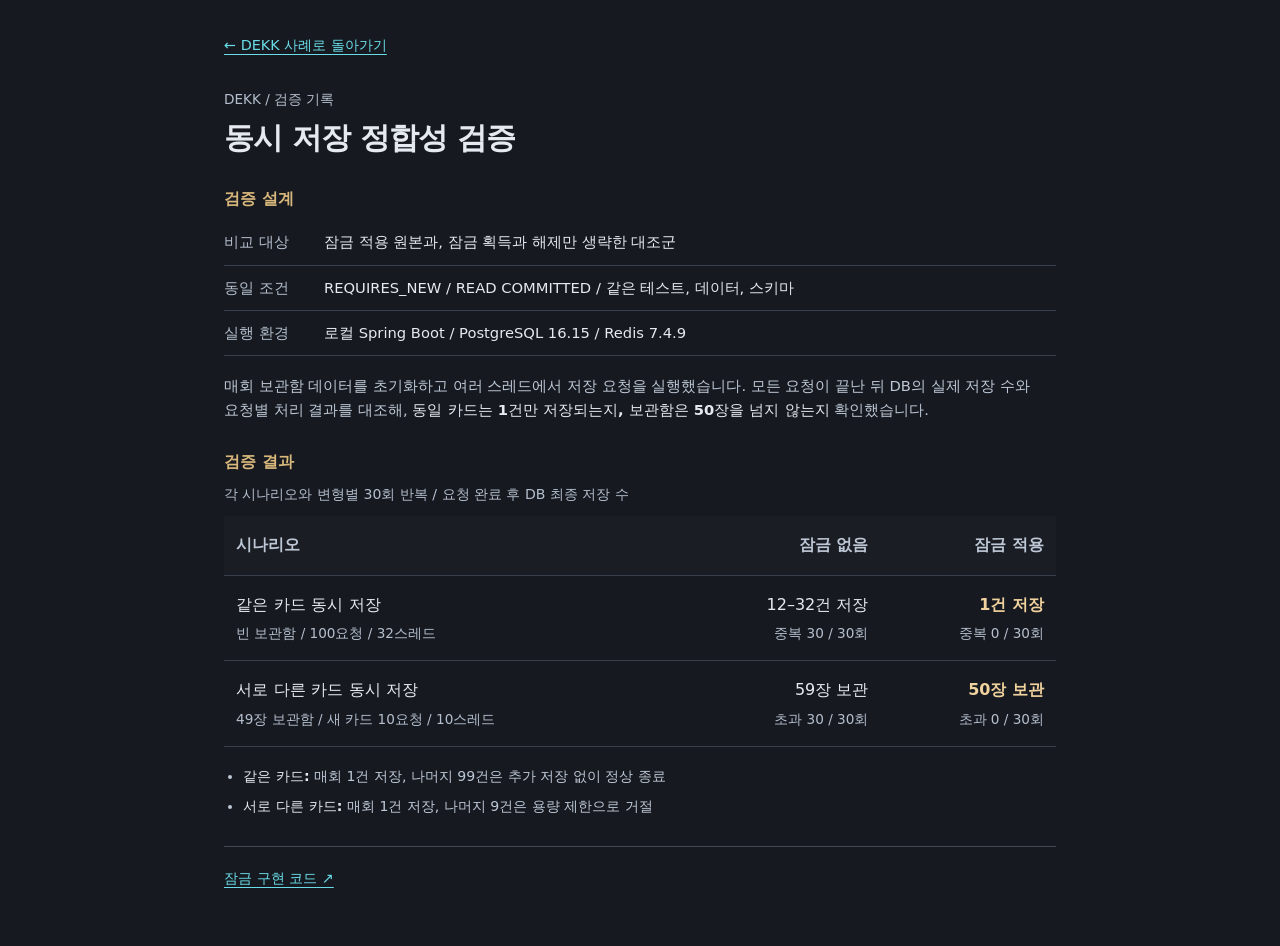
<file: evidence/performance/dekk-concurrent-save.html>
<!doctype html>
<html lang="ko"><head><meta charset="utf-8"><meta name="viewport" content="width=device-width,initial-scale=1"><meta name="robots" content="noindex">
<title>DEKK 동시 저장 정합성 검증 | 조성률</title><style>
:root{color-scheme:dark;font-family:system-ui,-apple-system,sans-serif;background:#16191f;color:#e5eaf1}
*{box-sizing:border-box}
body{max-width:880px;margin:auto;padding:32px 24px 56px;line-height:1.65;word-break:keep-all;overflow-wrap:anywhere}
a{color:#69dce8;text-underline-offset:4px}a:focus-visible{outline:2px solid #d8b77c;outline-offset:5px}
header>a{font-size:.9rem}.eyebrow{color:#b4becd;font-size:.85rem;margin:30px 0 6px}
h1{margin:0 0 28px;font-size:1.9rem;line-height:1.35;letter-spacing:-.03em}
.table-wrap{overflow-x:auto}
table{border-collapse:collapse;width:100%;font-variant-numeric:tabular-nums;font-size:1rem}
caption{color:#b4becd;font-size:.88rem;text-align:left;margin-bottom:10px}
th,td{padding:16px 12px;border-bottom:1px solid #363f4a;text-align:right;vertical-align:middle}
th:first-child{text-align:left}thead th{background:#ffffff04;color:#bdc7d5;font-weight:600}
thead th:not(:first-child),tbody td{white-space:nowrap}
tbody th{font-weight:550}tbody td:last-child{color:#f0d29e;font-weight:650}
small{display:block;font-weight:400;color:#b4becd;font-size:.85rem;margin-top:4px}
h2{margin:26px 0 8px;font-size:1rem;color:#d8b77c}
.condition{margin:0;color:#bdc7d5;font-size:.92rem}
footer{display:flex;flex-wrap:wrap;gap:14px 24px;margin-top:28px;padding-top:20px;border-top:1px solid #424852;font-size:.9rem}
@media(max-width:560px){body{padding:22px 18px 40px}h1{font-size:1.55rem;margin-bottom:24px}.eyebrow{margin-top:26px}th,td{padding:13px 7px;font-size:.9rem}small{font-size:.8rem}.condition{font-size:.88rem}footer{gap:14px 20px}}

.study-setup{margin:0;font-size:.92rem}
.study-setup>div{display:grid;grid-template-columns:88px 1fr;gap:12px;padding:10px 0;border-bottom:1px solid #363f4a}
.study-setup dt{color:#b4becd}.study-setup dd{margin:0}
.method{font-size:.92rem;color:#bdc7d5;margin:18px 0 0}.method strong{color:#e5eaf1;font-weight:550}
.observations{padding-left:19px;margin:18px 0 0;font-size:.88rem;color:#bdc7d5}
.observations li+li{margin-top:6px}.observations strong{font-weight:550;color:#e5eaf1}
@media(max-width:560px){.study-setup>div{grid-template-columns:70px 1fr;gap:8px}.study-setup,.method{font-size:.88rem}tbody th{width:45%}tbody td small{font-size:.76rem}}
</style></head><body>
<header><a href="../../index.html#dekk-concurrent-save">← DEKK 사례로 돌아가기</a><p class="eyebrow">DEKK / 검증 기록</p><h1>동시 저장 정합성 검증</h1></header>
<main><section aria-labelledby="design-heading"><h2 id="design-heading">검증 설계</h2>
<dl class="study-setup">
<div><dt>비교 대상</dt><dd>잠금 적용 원본과, 잠금 획득과 해제만 생략한 대조군</dd></div>
<div><dt>동일 조건</dt><dd>REQUIRES_NEW / READ COMMITTED / 같은 테스트, 데이터, 스키마</dd></div>
<div><dt>실행 환경</dt><dd>로컬 Spring Boot / PostgreSQL 16.15 / Redis 7.4.9</dd></div>
</dl>
<p class="method">매회 보관함 데이터를 초기화하고 여러 스레드에서 저장 요청을 실행했습니다. 모든 요청이 끝난 뒤 DB의 실제 저장 수와 요청별 처리 결과를 대조해, <strong>동일 카드는 1건만 저장되는지, 보관함은 50장을 넘지 않는지</strong> 확인했습니다.</p>
</section><section aria-labelledby="result-heading"><h2 id="result-heading">검증 결과</h2><div class="table-wrap"><table><caption>각 시나리오와 변형별 30회 반복 / 요청 완료 후 DB 최종 저장 수</caption><thead><tr><th scope="col">시나리오</th><th scope="col">잠금 없음</th><th scope="col">잠금 적용</th></tr></thead><tbody><tr><th scope="row">같은 카드 동시 저장<small>빈 보관함 / 100요청 / 32스레드</small></th><td>12–32건 저장<small>중복 30 / 30회</small></td><td>1건 저장<small>중복 0 / 30회</small></td></tr><tr><th scope="row">서로 다른 카드 동시 저장<small>49장 보관함 / 새 카드 10요청 / 10스레드</small></th><td>59장 보관<small>초과 30 / 30회</small></td><td>50장 보관<small>초과 0 / 30회</small></td></tr></tbody></table></div>
<ul class="observations" aria-label="잠금 적용 시 요청 처리 확인">
<li><strong>같은 카드:</strong> 매회 1건 저장, 나머지 99건은 추가 저장 없이 정상 종료</li>
<li><strong>서로 다른 카드:</strong> 매회 1건 저장, 나머지 9건은 용량 제한으로 거절</li>
</ul></section></main>
<footer><a href="https://github.com/potenup-dekk/DEKK-BE/blob/f20c246c353acd82a60c1619998a6a2738d22e38/src/main/java/com/dekk/global/lock/DistributedLockAop.java" target="_blank" rel="noopener noreferrer">잠금 구현 코드 ↗</a></footer></body></html>
</file>
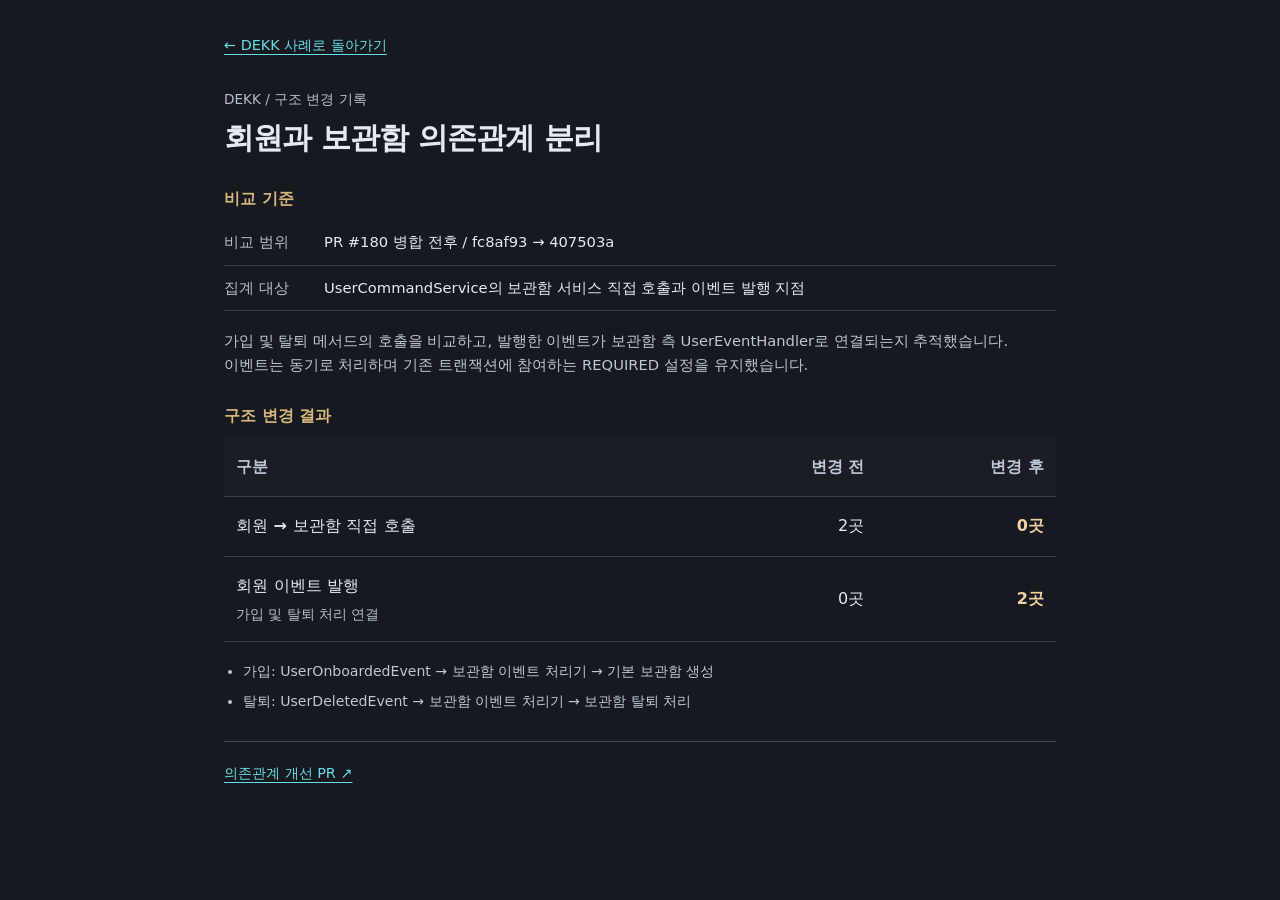
<file: evidence/performance/dekk-member-deck-separation.html>
<!doctype html>
<html lang="ko"><head><meta charset="utf-8"><meta name="viewport" content="width=device-width,initial-scale=1"><meta name="robots" content="noindex">
<title>DEKK 회원과 보관함 의존관계 분리 | 조성률</title><style>
:root{color-scheme:dark;font-family:system-ui,-apple-system,sans-serif;background:#16191f;color:#e5eaf1}
*{box-sizing:border-box}
body{max-width:880px;margin:auto;padding:32px 24px 56px;line-height:1.65;word-break:keep-all;overflow-wrap:anywhere}
a{color:#69dce8;text-underline-offset:4px}a:focus-visible{outline:2px solid #d8b77c;outline-offset:5px}
header>a{font-size:.9rem}.eyebrow{color:#b4becd;font-size:.85rem;margin:30px 0 6px}
h1{margin:0 0 28px;font-size:1.9rem;line-height:1.35;letter-spacing:-.03em}
.table-wrap{overflow-x:auto}
table{border-collapse:collapse;width:100%;font-variant-numeric:tabular-nums;font-size:1rem}
caption{color:#b4becd;font-size:.88rem;text-align:left;margin-bottom:10px}
th,td{padding:16px 12px;border-bottom:1px solid #363f4a;text-align:right;vertical-align:middle}
th:first-child{text-align:left}thead th{background:#ffffff04;color:#bdc7d5;font-weight:600}
thead th:not(:first-child),tbody td{white-space:nowrap}
tbody th{font-weight:550}tbody td:last-child{color:#f0d29e;font-weight:650}
small{display:block;font-weight:400;color:#b4becd;font-size:.85rem;margin-top:4px}
h2{margin:26px 0 8px;font-size:1rem;color:#d8b77c}
.condition{margin:0;color:#bdc7d5;font-size:.92rem}
footer{display:flex;flex-wrap:wrap;gap:14px 24px;margin-top:28px;padding-top:20px;border-top:1px solid #424852;font-size:.9rem}
@media(max-width:560px){body{padding:22px 18px 40px}h1{font-size:1.55rem;margin-bottom:24px}.eyebrow{margin-top:26px}th,td{padding:13px 7px;font-size:.9rem}small{font-size:.8rem}.condition{font-size:.88rem}footer{gap:14px 20px}}

.study-setup{margin:0;font-size:.92rem}
.study-setup>div{display:grid;grid-template-columns:88px 1fr;gap:12px;padding:10px 0;border-bottom:1px solid #363f4a}
.study-setup dt{color:#b4becd}.study-setup dd{margin:0}
.method{font-size:.92rem;color:#bdc7d5;margin:18px 0 0}.method strong{color:#e5eaf1;font-weight:550}
.observations{padding-left:19px;margin:18px 0 0;font-size:.88rem;color:#bdc7d5}
.observations li+li{margin-top:6px}.observations strong{font-weight:550;color:#e5eaf1}
@media(max-width:560px){.study-setup>div{grid-template-columns:70px 1fr;gap:8px}.study-setup,.method{font-size:.88rem}tbody th{width:45%}tbody td small{font-size:.76rem}}
</style></head><body>
<header><a href="../../index.html#dekk-member-deck-separation">← DEKK 사례로 돌아가기</a><p class="eyebrow">DEKK / 구조 변경 기록</p><h1>회원과 보관함 의존관계 분리</h1></header>
<main><section aria-labelledby="design-heading"><h2 id="design-heading">비교 기준</h2><dl class="study-setup"><div><dt>비교 범위</dt><dd>PR #180 병합 전후 / fc8af93 → 407503a</dd></div><div><dt>집계 대상</dt><dd>UserCommandService의 보관함 서비스 직접 호출과 이벤트 발행 지점</dd></div></dl><p class="method">가입 및 탈퇴 메서드의 호출을 비교하고, 발행한 이벤트가 보관함 측 UserEventHandler로 연결되는지 추적했습니다. 이벤트는 동기로 처리하며 기존 트랜잭션에 참여하는 REQUIRED 설정을 유지했습니다.</p></section><section aria-labelledby="result-heading"><h2 id="result-heading">구조 변경 결과</h2><div class="table-wrap"><table><thead><tr><th scope="col">구분</th><th scope="col">변경 전</th><th scope="col">변경 후</th></tr></thead><tbody><tr><th scope="row">회원 → 보관함 직접 호출</th><td>2곳</td><td>0곳</td></tr><tr><th scope="row">회원 이벤트 발행<small>가입 및 탈퇴 처리 연결</small></th><td>0곳</td><td>2곳</td></tr></tbody></table></div><ul class="observations"><li>가입: UserOnboardedEvent → 보관함 이벤트 처리기 → 기본 보관함 생성</li><li>탈퇴: UserDeletedEvent → 보관함 이벤트 처리기 → 보관함 탈퇴 처리</li></ul></section></main>
<footer><a href="https://github.com/potenup-dekk/DEKK-BE/pull/180" target="_blank" rel="noopener noreferrer">의존관계 개선 PR ↗</a></footer></body></html>
</file>
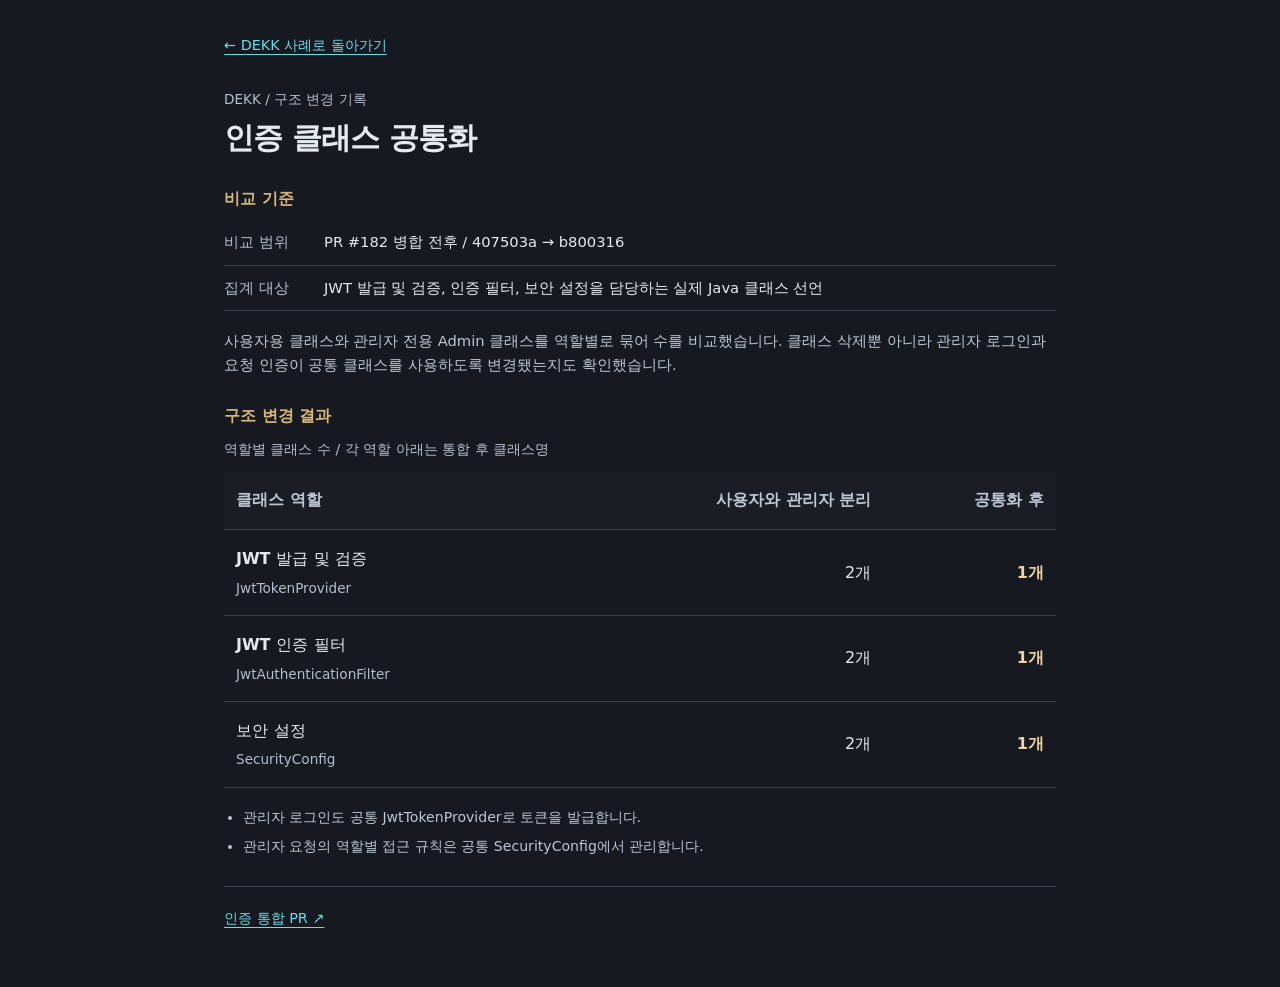
<file: evidence/performance/dekk-member-improvement.html>
<!doctype html>
<html lang="ko"><head><meta charset="utf-8"><meta name="viewport" content="width=device-width,initial-scale=1"><meta name="robots" content="noindex">
<title>DEKK 인증 클래스 공통화 | 조성률</title><style>
:root{color-scheme:dark;font-family:system-ui,-apple-system,sans-serif;background:#16191f;color:#e5eaf1}
*{box-sizing:border-box}
body{max-width:880px;margin:auto;padding:32px 24px 56px;line-height:1.65;word-break:keep-all;overflow-wrap:anywhere}
a{color:#69dce8;text-underline-offset:4px}a:focus-visible{outline:2px solid #d8b77c;outline-offset:5px}
header>a{font-size:.9rem}.eyebrow{color:#b4becd;font-size:.85rem;margin:30px 0 6px}
h1{margin:0 0 28px;font-size:1.9rem;line-height:1.35;letter-spacing:-.03em}
.table-wrap{overflow-x:auto}
table{border-collapse:collapse;width:100%;font-variant-numeric:tabular-nums;font-size:1rem}
caption{color:#b4becd;font-size:.88rem;text-align:left;margin-bottom:10px}
th,td{padding:16px 12px;border-bottom:1px solid #363f4a;text-align:right;vertical-align:middle}
th:first-child{text-align:left}thead th{background:#ffffff04;color:#bdc7d5;font-weight:600}
thead th:not(:first-child),tbody td{white-space:nowrap}
tbody th{font-weight:550}tbody td:last-child{color:#f0d29e;font-weight:650}
small{display:block;font-weight:400;color:#b4becd;font-size:.85rem;margin-top:4px}
h2{margin:26px 0 8px;font-size:1rem;color:#d8b77c}
.condition{margin:0;color:#bdc7d5;font-size:.92rem}
footer{display:flex;flex-wrap:wrap;gap:14px 24px;margin-top:28px;padding-top:20px;border-top:1px solid #424852;font-size:.9rem}
@media(max-width:560px){body{padding:22px 18px 40px}h1{font-size:1.55rem;margin-bottom:24px}.eyebrow{margin-top:26px}th,td{padding:13px 7px;font-size:.9rem}small{font-size:.8rem}.condition{font-size:.88rem}footer{gap:14px 20px}}

.study-setup{margin:0;font-size:.92rem}
.study-setup>div{display:grid;grid-template-columns:88px 1fr;gap:12px;padding:10px 0;border-bottom:1px solid #363f4a}
.study-setup dt{color:#b4becd}.study-setup dd{margin:0}
.method{font-size:.92rem;color:#bdc7d5;margin:18px 0 0}.method strong{color:#e5eaf1;font-weight:550}
.observations{padding-left:19px;margin:18px 0 0;font-size:.88rem;color:#bdc7d5}
.observations li+li{margin-top:6px}.observations strong{font-weight:550;color:#e5eaf1}
@media(max-width:560px){.study-setup>div{grid-template-columns:70px 1fr;gap:8px}.study-setup,.method{font-size:.88rem}tbody th{width:45%}tbody td small{font-size:.76rem}}

thead th:not(:first-child){white-space:normal}
</style></head><body>
<header><a href="../../index.html#dekk-member-improvement">← DEKK 사례로 돌아가기</a><p class="eyebrow">DEKK / 구조 변경 기록</p><h1>인증 클래스 공통화</h1></header>
<main><section aria-labelledby="design-heading"><h2 id="design-heading">비교 기준</h2><dl class="study-setup"><div><dt>비교 범위</dt><dd>PR #182 병합 전후 / 407503a → b800316</dd></div><div><dt>집계 대상</dt><dd>JWT 발급 및 검증, 인증 필터, 보안 설정을 담당하는 실제 Java 클래스 선언</dd></div></dl><p class="method">사용자용 클래스와 관리자 전용 Admin 클래스를 역할별로 묶어 수를 비교했습니다. 클래스 삭제뿐 아니라 관리자 로그인과 요청 인증이 공통 클래스를 사용하도록 변경됐는지도 확인했습니다.</p></section><section aria-labelledby="result-heading"><h2 id="result-heading">구조 변경 결과</h2><div class="table-wrap"><table><caption>역할별 클래스 수 / 각 역할 아래는 통합 후 클래스명</caption><thead><tr><th scope="col">클래스 역할</th><th scope="col">사용자와 관리자 분리</th><th scope="col">공통화 후</th></tr></thead><tbody><tr><th scope="row">JWT 발급 및 검증<small>JwtTokenProvider</small></th><td>2개</td><td>1개</td></tr><tr><th scope="row">JWT 인증 필터<small>JwtAuthenticationFilter</small></th><td>2개</td><td>1개</td></tr><tr><th scope="row">보안 설정<small>SecurityConfig</small></th><td>2개</td><td>1개</td></tr></tbody></table></div><ul class="observations"><li>관리자 로그인도 공통 JwtTokenProvider로 토큰을 발급합니다.</li><li>관리자 요청의 역할별 접근 규칙은 공통 SecurityConfig에서 관리합니다.</li></ul></section></main>
<footer><a href="https://github.com/potenup-dekk/DEKK-BE/pull/182" target="_blank" rel="noopener noreferrer">인증 통합 PR ↗</a></footer></body></html>
</file>
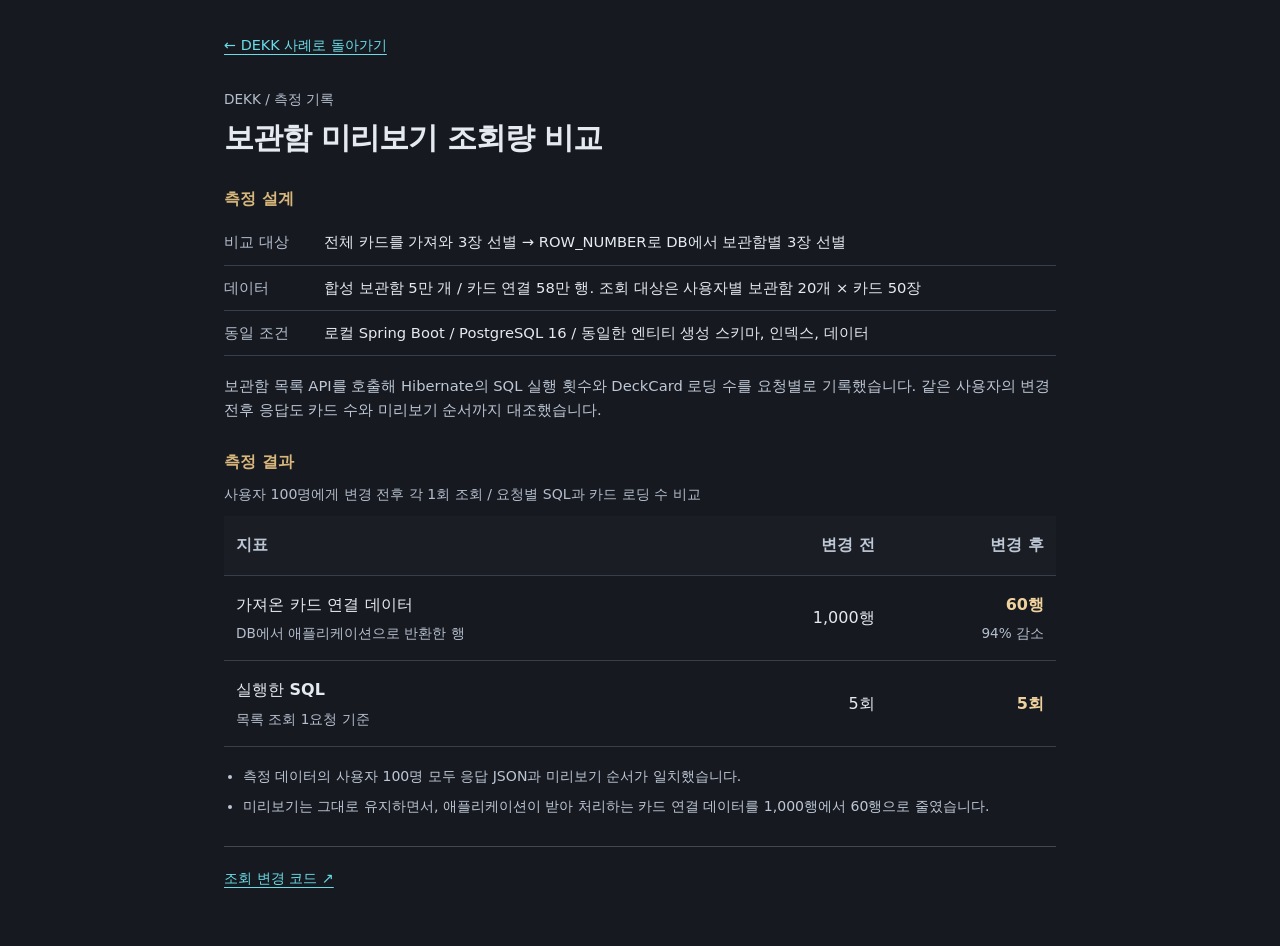
<file: evidence/performance/dekk-query-improvement.html>
<!doctype html>
<html lang="ko"><head><meta charset="utf-8"><meta name="viewport" content="width=device-width,initial-scale=1"><meta name="robots" content="noindex">
<title>DEKK 보관함 미리보기 조회량 비교 | 조성률</title><style>
:root{color-scheme:dark;font-family:system-ui,-apple-system,sans-serif;background:#16191f;color:#e5eaf1}
*{box-sizing:border-box}
body{max-width:880px;margin:auto;padding:32px 24px 56px;line-height:1.65;word-break:keep-all;overflow-wrap:anywhere}
a{color:#69dce8;text-underline-offset:4px}a:focus-visible{outline:2px solid #d8b77c;outline-offset:5px}
header>a{font-size:.9rem}.eyebrow{color:#b4becd;font-size:.85rem;margin:30px 0 6px}
h1{margin:0 0 28px;font-size:1.9rem;line-height:1.35;letter-spacing:-.03em}
.table-wrap{overflow-x:auto}
table{border-collapse:collapse;width:100%;font-variant-numeric:tabular-nums;font-size:1rem}
caption{color:#b4becd;font-size:.88rem;text-align:left;margin-bottom:10px}
th,td{padding:16px 12px;border-bottom:1px solid #363f4a;text-align:right;vertical-align:middle}
th:first-child{text-align:left}thead th{background:#ffffff04;color:#bdc7d5;font-weight:600}
thead th:not(:first-child),tbody td{white-space:nowrap}
tbody th{font-weight:550}tbody td:last-child{color:#f0d29e;font-weight:650}
small{display:block;font-weight:400;color:#b4becd;font-size:.85rem;margin-top:4px}
h2{margin:26px 0 8px;font-size:1rem;color:#d8b77c}
.condition{margin:0;color:#bdc7d5;font-size:.92rem}
footer{display:flex;flex-wrap:wrap;gap:14px 24px;margin-top:28px;padding-top:20px;border-top:1px solid #424852;font-size:.9rem}
@media(max-width:560px){body{padding:22px 18px 40px}h1{font-size:1.55rem;margin-bottom:24px}.eyebrow{margin-top:26px}th,td{padding:13px 7px;font-size:.9rem}small{font-size:.8rem}.condition{font-size:.88rem}footer{gap:14px 20px}}

.study-setup{margin:0;font-size:.92rem}
.study-setup>div{display:grid;grid-template-columns:88px 1fr;gap:12px;padding:10px 0;border-bottom:1px solid #363f4a}
.study-setup dt{color:#b4becd}.study-setup dd{margin:0}
.method{font-size:.92rem;color:#bdc7d5;margin:18px 0 0}.method strong{color:#e5eaf1;font-weight:550}
.observations{padding-left:19px;margin:18px 0 0;font-size:.88rem;color:#bdc7d5}
.observations li+li{margin-top:6px}.observations strong{font-weight:550;color:#e5eaf1}
@media(max-width:560px){.study-setup>div{grid-template-columns:70px 1fr;gap:8px}.study-setup,.method{font-size:.88rem}tbody th{width:45%}tbody td small{font-size:.76rem}}
</style></head><body>
<header><a href="../../index.html#dekk-query-improvement">← DEKK 사례로 돌아가기</a><p class="eyebrow">DEKK / 측정 기록</p><h1>보관함 미리보기 조회량 비교</h1></header>
<main><section aria-labelledby="design-heading"><h2 id="design-heading">측정 설계</h2><dl class="study-setup"><div><dt>비교 대상</dt><dd>전체 카드를 가져와 3장 선별 → ROW_NUMBER로 DB에서 보관함별 3장 선별</dd></div><div><dt>데이터</dt><dd>합성 보관함 5만 개 / 카드 연결 58만 행. 조회 대상은 사용자별 보관함 20개 × 카드 50장</dd></div><div><dt>동일 조건</dt><dd>로컬 Spring Boot / PostgreSQL 16 / 동일한 엔티티 생성 스키마, 인덱스, 데이터</dd></div></dl><p class="method">보관함 목록 API를 호출해 Hibernate의 SQL 실행 횟수와 DeckCard 로딩 수를 요청별로 기록했습니다. 같은 사용자의 변경 전후 응답도 카드 수와 미리보기 순서까지 대조했습니다.</p></section><section aria-labelledby="result-heading"><h2 id="result-heading">측정 결과</h2><div class="table-wrap"><table><caption>사용자 100명에게 변경 전후 각 1회 조회 / 요청별 SQL과 카드 로딩 수 비교</caption><thead><tr><th scope="col">지표</th><th scope="col">변경 전</th><th scope="col">변경 후</th></tr></thead><tbody><tr><th scope="row">가져온 카드 연결 데이터<small>DB에서 애플리케이션으로 반환한 행</small></th><td>1,000행</td><td>60행<small>94% 감소</small></td></tr><tr><th scope="row">실행한 SQL<small>목록 조회 1요청 기준</small></th><td>5회</td><td>5회</td></tr></tbody></table></div><ul class="observations"><li>측정 데이터의 사용자 100명 모두 응답 JSON과 미리보기 순서가 일치했습니다.</li><li>미리보기는 그대로 유지하면서, 애플리케이션이 받아 처리하는 카드 연결 데이터를 1,000행에서 60행으로 줄였습니다.</li></ul></section></main>
<footer><a href="https://github.com/potenup-dekk/DEKK-BE/commit/79f83a38e8c9b143876046e1edc87b451f7c6dc6" target="_blank" rel="noopener noreferrer">조회 변경 코드 ↗</a></footer></body></html>
</file>
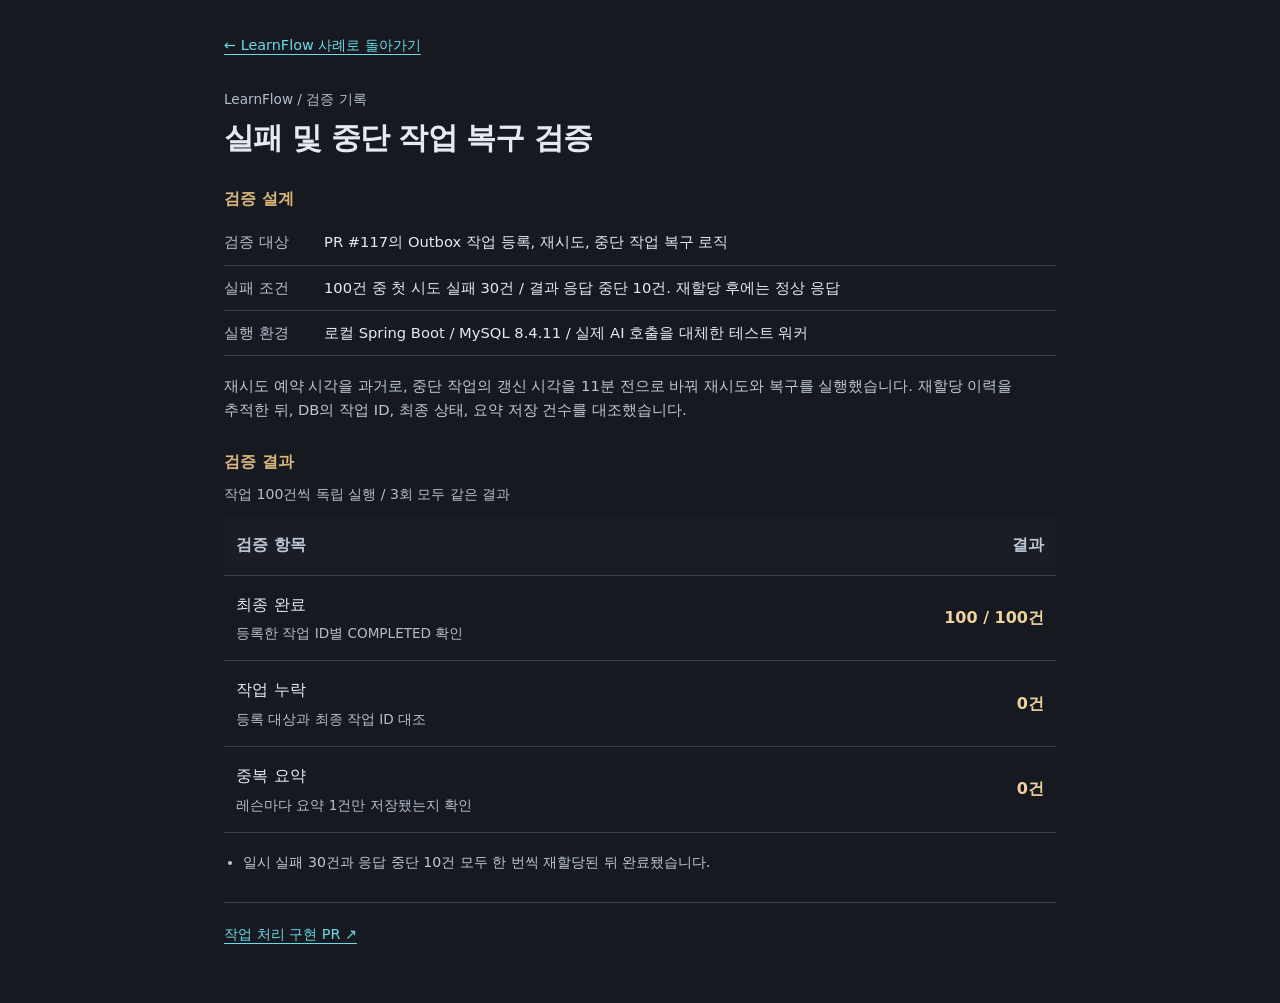
<file: evidence/performance/learnflow-ai-outbox.html>
<!doctype html>
<html lang="ko"><head><meta charset="utf-8"><meta name="viewport" content="width=device-width,initial-scale=1"><meta name="robots" content="noindex">
<title>LearnFlow 실패 및 중단 작업 복구 검증 | 조성률</title><style>
:root{color-scheme:dark;font-family:system-ui,-apple-system,sans-serif;background:#16191f;color:#e5eaf1}
*{box-sizing:border-box}
body{max-width:880px;margin:auto;padding:32px 24px 56px;line-height:1.65;word-break:keep-all;overflow-wrap:anywhere}
a{color:#69dce8;text-underline-offset:4px}a:focus-visible{outline:2px solid #d8b77c;outline-offset:5px}
header>a{font-size:.9rem}.eyebrow{color:#b4becd;font-size:.85rem;margin:30px 0 6px}
h1{margin:0 0 28px;font-size:1.9rem;line-height:1.35;letter-spacing:-.03em}
.table-wrap{overflow-x:auto}
table{border-collapse:collapse;width:100%;font-variant-numeric:tabular-nums;font-size:1rem}
caption{color:#b4becd;font-size:.88rem;text-align:left;margin-bottom:10px}
th,td{padding:16px 12px;border-bottom:1px solid #363f4a;text-align:right;vertical-align:middle}
th:first-child{text-align:left}thead th{background:#ffffff04;color:#bdc7d5;font-weight:600}
thead th:not(:first-child),tbody td{white-space:nowrap}
tbody th{font-weight:550}tbody td:last-child{color:#f0d29e;font-weight:650}
small{display:block;font-weight:400;color:#b4becd;font-size:.85rem;margin-top:4px}
h2{margin:26px 0 8px;font-size:1rem;color:#d8b77c}
.condition{margin:0;color:#bdc7d5;font-size:.92rem}
footer{display:flex;flex-wrap:wrap;gap:14px 24px;margin-top:28px;padding-top:20px;border-top:1px solid #424852;font-size:.9rem}
@media(max-width:560px){body{padding:22px 18px 40px}h1{font-size:1.55rem;margin-bottom:24px}.eyebrow{margin-top:26px}th,td{padding:13px 7px;font-size:.9rem}small{font-size:.8rem}.condition{font-size:.88rem}footer{gap:14px 20px}}

.study-setup{margin:0;font-size:.92rem}
.study-setup>div{display:grid;grid-template-columns:88px 1fr;gap:12px;padding:10px 0;border-bottom:1px solid #363f4a}
.study-setup dt{color:#b4becd}.study-setup dd{margin:0}
.method{font-size:.92rem;color:#bdc7d5;margin:18px 0 0}.method strong{color:#e5eaf1;font-weight:550}
.observations{padding-left:19px;margin:18px 0 0;font-size:.88rem;color:#bdc7d5}
.observations li+li{margin-top:6px}.observations strong{font-weight:550;color:#e5eaf1}
@media(max-width:560px){.study-setup>div{grid-template-columns:70px 1fr;gap:8px}.study-setup,.method{font-size:.88rem}tbody th{width:45%}tbody td small{font-size:.76rem}}

@media(max-width:560px){tbody th{width:68%}}
</style></head><body>
<header><a href="../../index.html#learnflow-ai-outbox">← LearnFlow 사례로 돌아가기</a><p class="eyebrow">LearnFlow / 검증 기록</p><h1>실패 및 중단 작업 복구 검증</h1></header>
<main><section aria-labelledby="design-heading"><h2 id="design-heading">검증 설계</h2><dl class="study-setup"><div><dt>검증 대상</dt><dd>PR #117의 Outbox 작업 등록, 재시도, 중단 작업 복구 로직</dd></div><div><dt>실패 조건</dt><dd>100건 중 첫 시도 실패 30건 / 결과 응답 중단 10건. 재할당 후에는 정상 응답</dd></div><div><dt>실행 환경</dt><dd>로컬 Spring Boot / MySQL 8.4.11 / 실제 AI 호출을 대체한 테스트 워커</dd></div></dl><p class="method">재시도 예약 시각을 과거로, 중단 작업의 갱신 시각을 11분 전으로 바꿔 재시도와 복구를 실행했습니다. 재할당 이력을 추적한 뒤, DB의 작업 ID, 최종 상태, 요약 저장 건수를 대조했습니다.</p></section><section aria-labelledby="result-heading"><h2 id="result-heading">검증 결과</h2><div class="table-wrap"><table><caption>작업 100건씩 독립 실행 / 3회 모두 같은 결과</caption><thead><tr><th scope="col">검증 항목</th><th scope="col">결과</th></tr></thead><tbody><tr><th scope="row">최종 완료<small>등록한 작업 ID별 COMPLETED 확인</small></th><td>100 / 100건</td></tr><tr><th scope="row">작업 누락<small>등록 대상과 최종 작업 ID 대조</small></th><td>0건</td></tr><tr><th scope="row">중복 요약<small>레슨마다 요약 1건만 저장됐는지 확인</small></th><td>0건</td></tr></tbody></table></div><ul class="observations"><li>일시 실패 30건과 응답 중단 10건 모두 한 번씩 재할당된 뒤 완료됐습니다.</li></ul></section></main>
<footer><a href="https://github.com/team-Octave/learnflow-api/pull/117" target="_blank" rel="noopener noreferrer">작업 처리 구현 PR ↗</a></footer></body></html>
</file>
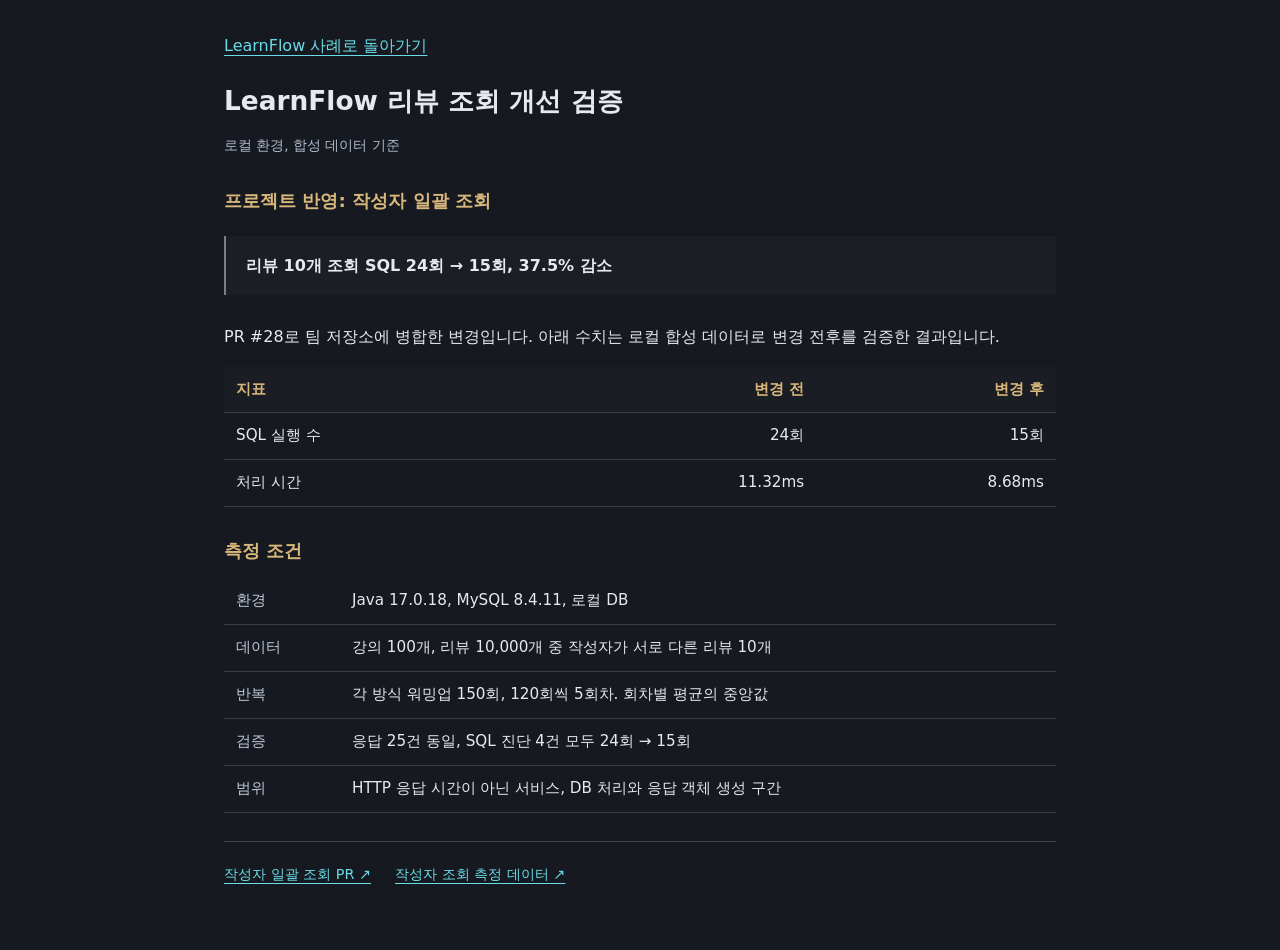
<file: evidence/performance/learnflow-review.html>
<!doctype html>
<html lang="ko">
<head>
  <meta charset="utf-8" />
  <meta name="viewport" content="width=device-width, initial-scale=1" />
  <meta name="robots" content="noindex" />
  <title>LearnFlow 조회 성능 측정 기록 | 조성률</title>
  <style>
:root { color-scheme: dark; font-family: system-ui, -apple-system, sans-serif; background: #16191f; color: #e5eaf1; }
* { box-sizing: border-box; }
body { max-width: 880px; margin: auto; padding: 32px 24px 64px; line-height: 1.7; word-break: keep-all; overflow-wrap: anywhere; }
a { color: #69dce8; text-underline-offset: 4px; }
a:focus-visible { outline: 2px solid #d8b77c; outline-offset: 4px; }
h1 { margin: 24px 0 8px; font-size: 1.65rem; line-height: 1.4; }
h2 { margin: 28px 0 12px; font-size: 1.15rem; color: #d8b77c; scroll-margin-top: 24px; }
.note, caption { color: #adb9c9; font-size: .85rem; }
.result { margin: 20px 0 28px; padding: 16px 20px; background: #ffffff06; border-left: 2px solid #74808e; font-weight: 700; }
.table-wrap { overflow-x: auto; }
table { border-collapse: collapse; width: 100%; font-variant-numeric: tabular-nums; font-size: .95rem; }
caption { text-align: left; margin-bottom: 8px; }
th, td { border-bottom: 1px solid #363f4a; padding: 10px 12px; text-align: right; }
th:first-child { text-align: left; }
thead th { color: #d8b77c; background: #ffffff04; }
tbody th { font-weight: 500; }
.selected { background: #69dce808; }
.selected th, .selected td { font-weight: 700; }
.conditions th { width: 116px; color: #bfc8d6; }
.conditions td { text-align: left; }
pre { padding: 16px; background: #101319; border: 1px solid #363f4a; border-radius: 6px; white-space: pre-wrap; overflow-wrap: anywhere; }
code { font-size: .9em; }
footer { display: flex; flex-wrap: wrap; gap: 12px 24px; margin-top: 28px; padding-top: 20px; border-top: 1px solid #424852; font-size: .9rem; }
@media (max-width: 480px) { body { padding: 20px 16px 48px; } h1 { font-size: 1.4rem; } th, td { padding: 8px 6px; font-size: .83rem; } .conditions th { width: 84px; } }
  </style>
</head>
<body>
  <header><a href="../../index.html#learnflow-review-query">LearnFlow 사례로 돌아가기</a><h1>LearnFlow 리뷰 조회 개선 검증</h1><p class="note">로컬 환경, 합성 데이터 기준</p></header>
<main>
<h2>프로젝트 반영: 작성자 일괄 조회</h2>
<p class="result">리뷰 10개 조회 SQL 24회 → 15회, 37.5% 감소</p>
<p>PR #28로 팀 저장소에 병합한 변경입니다. 아래 수치는 로컬 합성 데이터로 변경 전후를 검증한 결과입니다.</p>
<table><thead><tr><th>지표</th><th>변경 전</th><th>변경 후</th></tr></thead><tbody><tr><th>SQL 실행 수</th><td>24회</td><td>15회</td></tr><tr><th>처리 시간</th><td>11.32ms</td><td>8.68ms</td></tr></tbody></table>
<h2>측정 조건</h2>
<table class="conditions"><tbody><tr><th>환경</th><td>Java 17.0.18, MySQL 8.4.11, 로컬 DB</td></tr><tr><th>데이터</th><td>강의 100개, 리뷰 10,000개 중 작성자가 서로 다른 리뷰 10개</td></tr><tr><th>반복</th><td>각 방식 워밍업 150회, 120회씩 5회차. 회차별 평균의 중앙값</td></tr><tr><th>검증</th><td>응답 25건 동일, SQL 진단 4건 모두 24회 → 15회</td></tr><tr><th>범위</th><td>HTTP 응답 시간이 아닌 서비스, DB 처리와 응답 객체 생성 구간</td></tr></tbody></table>
</main>
<footer><a href="https://github.com/team-Octave/learnflow-api/pull/28">작성자 일괄 조회 PR ↗</a><a href="learnflow-review-results.json">작성자 조회 측정 데이터 ↗</a></footer>
</body></html>
</file>
